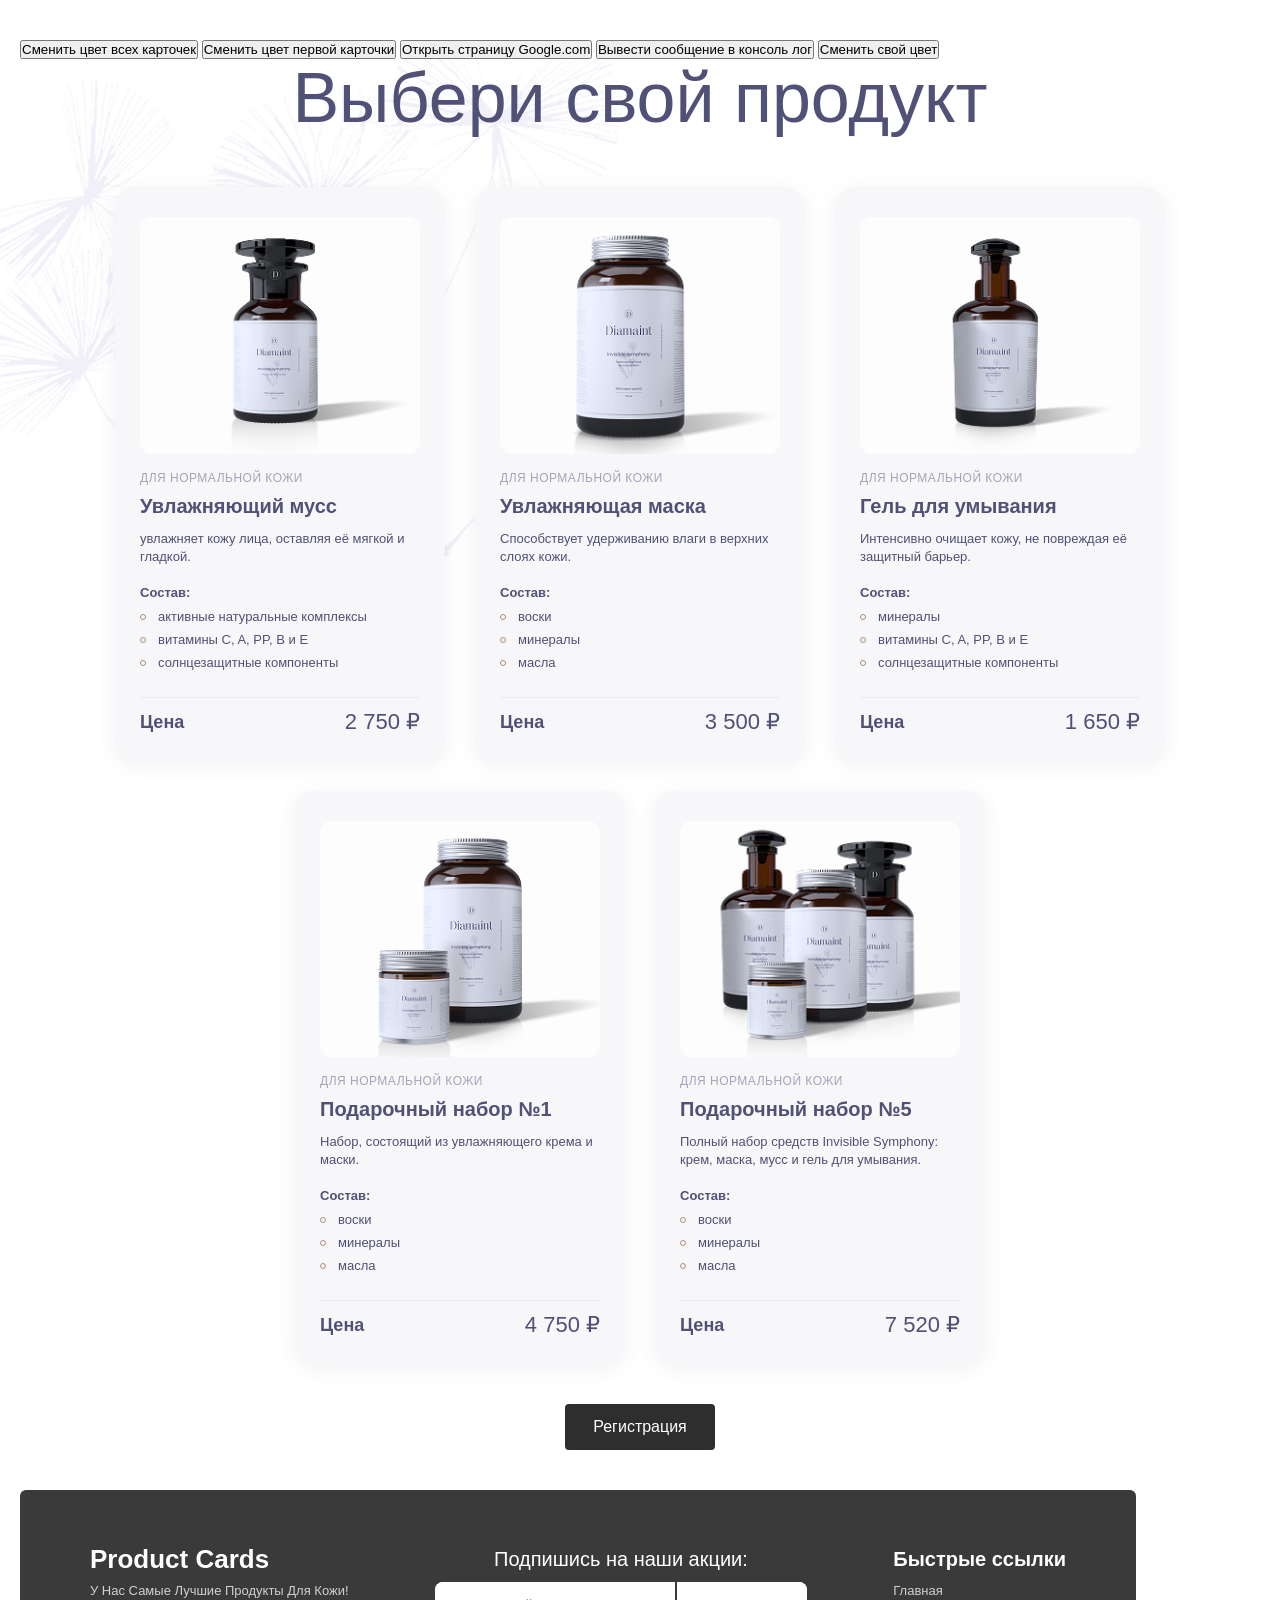
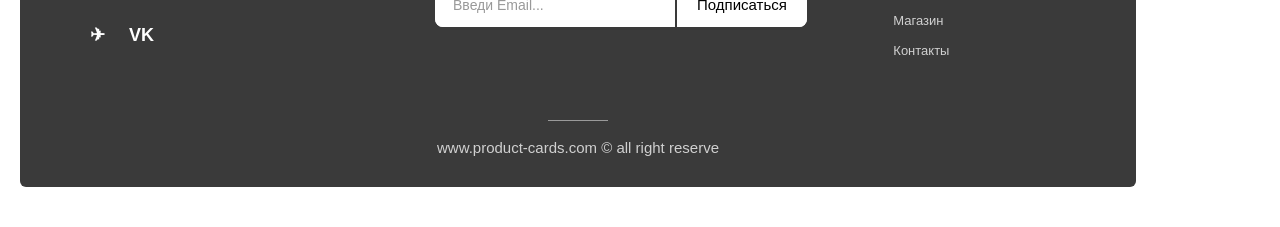
<file: index.html>
<!DOCTYPE html>
<html lang="en">
<head>
  <meta charset="UTF-8">
  <meta name="viewport" content="width=device-width, initial-scale=1.0">
  <link rel="stylesheet" href="style.css">
  <link rel="icon" type="image/jpeg" href="images/bg 1.png">
  <title>Выбери свой продукт</title>
</head>
<body>
    <button id="change-color-all-card">Сменить цвет всех карточек</button>
    <button id="change-color-first-card">Сменить цвет первой карточки</button>
    <button id="Open-google">Открыть страницу Google.com</button>
    <button id="output-console-log">Вывести сообщение в консоль лог</button>
    <button id="change-self-color">Сменить свой цвет</button>
    <main class="catalog">
        
  
            <div class="catalog__container">
                <h1 class="catalog__title">Выбери свой продукт</h1>
                <ul class="catalog__list">
                    <li class="catalog__item">
                        <img class="catalog__image" src="images/photo1.png" alt="Увлажняющий мусс">
                        <p class="catalog__application">для нормальной кожи</p>
                        <h2 class="catalog__name">Увлажняющий мусс</h2>
                        <p class="catalog__description"> увлажняет кожу лица, оставляя её мягкой и гладкой.</p>
                        <span class="catalog__composition-title">Состав:</span>
                        <ul class="catalog__composition-list">
                            <li class="catalog__composition-item">активные натуральные комплексы</li>
                            <li class="catalog__composition-item">витамины C, A, PP, B и E</li>
                            <li class="catalog__composition-item">солнцезащитные компоненты</li>
                        </ul>
                        
                        <div class="catalog__price">
                            <span class="catalog__price-title">Цена</span>
                            <span class="catalog__price-value">2 750 ₽</span>
                        </div>
                    </li>

                    <li class="catalog__item">
                        <img class="catalog__image" src="images/photo 2.png"Увлажняющая маска">
                        <p class="catalog__application">для нормальной кожи</p>
                        <h2 class="catalog__name">Увлажняющая маска</h2>
                        <p class="catalog__description">Способствует удерживанию влаги в верхних слоях кожи.</p>
                        <span class="catalog__composition-title">Состав:</span>
                        <ul class="catalog__composition-list">
                            <li class="catalog__composition-item">воски</li>
                            <li class="catalog__composition-item">минералы</li>
                            <li class="catalog__composition-item">масла</li>
                        </ul>
                        <div class="catalog__price">
                            <span class="catalog__price-title">Цена</span>
                            <span class="catalog__price-value">3 500 ₽</span>
                        </div>
                    </li>
                    
                    <li class="catalog__item">
                        <img class="catalog__image" src="images/photo 3.png" alt="Гель для умывания">
                        <p class="catalog__application">для нормальной кожи</p>
                        <h2 class="catalog__name">Гель для умывания</h2>
                        <p class="catalog__description">Интенсивно очищает кожу, не повреждая её защитный барьер.</p>
                        <span class="catalog__composition-title">Состав:</span>
                        <ul class="catalog__composition-list">
                            <li class="catalog__composition-item">минералы</li>
                            <li class="catalog__composition-item">витамины C, A, PP, B и E</li>
                            <li class="catalog__composition-item">солнцезащитные компоненты</li>
                        </ul>
                        <div class="catalog__price">
                            <span class="catalog__price-title">Цена</span>
                            <span class="catalog__price-value">1 650 ₽</span>
                        </div>
                    </li>
                    
                    <li class="catalog__item">
                        <img class="catalog__image" src="images/photo 4.png" alt="Подарочный набор №1">
                        <p class="catalog__application">для нормальной кожи</p>
                        <h2 class="catalog__name">Подарочный набор №1</h2>
                        <p class="catalog__description">Набор, состоящий из увлажняющего крема и маски.</p>
                        <span class="catalog__composition-title">Состав:</span>
                        <ul class="catalog__composition-list">
                            <li class="catalog__composition-item">воски</li>
                            <li class="catalog__composition-item">минералы</li>
                            <li class="catalog__composition-item">масла</li>
                        </ul>
                        <div class="catalog__price">
                            <span class="catalog__price-title">Цена</span>
                            <span class="catalog__price-value">4 750 ₽</span>
                        </div>
                    </li>
                    
                    <li class="catalog__item">
                        <img class="catalog__image" src="images/photo 5.png" alt="Подарочный набор №5">
                        <p class="catalog__application">для нормальной кожи</p>
                        <h2 class="catalog__name">Подарочный набор №5</h2>
                        <p class="catalog__description">Полный набор средств Invisible Symphony: крем, маска, мусс и гель для умывания.</p>
                        <span class="catalog__composition-title">Состав:</span>
                        <ul class="catalog__composition-list">
                            <li class="catalog__composition-item">воски</li>
                            <li class="catalog__composition-item">минералы</li>
                            <li class="catalog__composition-item">масла</li>
                        </ul>
                        <div class="catalog__price">
                            <span class="catalog__price-title">Цена</span>
                            <span class="catalog__price-value">7 520 ₽</span>
                        </div>
                    </li>
                </ul>
            </div>
        </main>

<div class="register-btn-wrap">
  <button id="register-btn" type="button">Регистрация</button>
</div>

<!-- ---------- Модальное окно ---------- -->
<div class="modal" id="modal">
  <div class="overlay" id="overlay">
    <div class="modal-window">
      <button class="modal-close" id="modal-close" type="button" aria-label="Закрыть">&times;</button>

      <h2>Регистрация</h2>

      <form id="register-form" novalidate>
        <div class="reg-field">
          <label for="reg-firstname">Имя</label>
          <input type="text" id="reg-firstname" name="firstname" placeholder="Введите имя" required>
        </div>

        <div class="reg-field">
          <label for="reg-lastname">Фамилия</label>
          <input type="text" id="reg-lastname" name="lastname" placeholder="Введите фамилию" required>
        </div>

        <div class="reg-field">
          <label for="reg-birthdate">Дата рождения</label>
          <input type="date" id="reg-birthdate" name="birthdate" required>
        </div>

        <div class="reg-field">
          <label for="reg-login">Логин</label>
          <input type="text" id="reg-login" name="login" placeholder="Придумайте логин" required minlength="3">
        </div>

        <div class="reg-field">
          <label for="reg-password">Пароль</label>
          <input type="password" id="reg-password" name="password" placeholder="Придумайте пароль" required minlength="6">
        </div>

        <div class="reg-field">
          <label for="reg-password-repeat">Повтор пароля</label>
          <input type="password" id="reg-password-repeat" name="passwordRepeat" placeholder="Повторите пароль" required minlength="6">
        </div>

        <div class="reg-error" id="reg-error"></div>

        <button type="submit">Зарегистрироваться</button>
      </form>
    </div>
  </div>
</div>



<footer class="footer">
            <div class="footer__container">
                <div class="footer__brand">
                    <h2 class="footer__logo">Product Cards</h2>
                    <p class="footer__slogan">У Нас Самые Лучшие Продукты Для Кожи!</p>
                <div class="footer__social">
                    <a href="#" aria-label="Telegram" class="footer__social-link">✈</a>
                    <a href="#" aria-label="ВКонтакте" class="footer__social-link">VK</a>
                </div>
            </div>

      
      <div class="footer__subscribe">
        <p class="footer__subscribe-title">Подпишись на наши акции:</p>

        <form class="subscribe-form" id="subscribe-form" action="#" method="post" novalidate>
          
          <label for="email" class="visually-hidden">Электронная почта</label>
          <input
            type="email"
            id="email"
            name="email"
            class="subscribe-form__input"
            placeholder="Введи Email..."
            required
          >
          <button type="submit" class="subscribe-form__button">Подписаться</button>
        </form>
      </div>

      
      <nav class="footer__nav" aria-label="Быстрые ссылки">
        <h3 class="footer__nav-title">Быстрые ссылки</h3>
        <ul class="footer__nav-list">
          <li><a href="#" class="footer__nav-link">Главная</a></li>
          <li><a href="#" class="footer__nav-link">Магазин</a></li>
          <li><a href="#" class="footer__nav-link">Контакты</a></li>
        </ul>
      </nav>

    </div>

    <div class="footer__bottom">
      <hr class="footer__divider">
      <p class="footer__copyright">www.product-cards.com © all right reserve</p>
    </div>
  </footer>
        <script src="main.js" type="module"></script>
        <script src="modal.js" type="module"></script>
    </body>
</html>
</file>
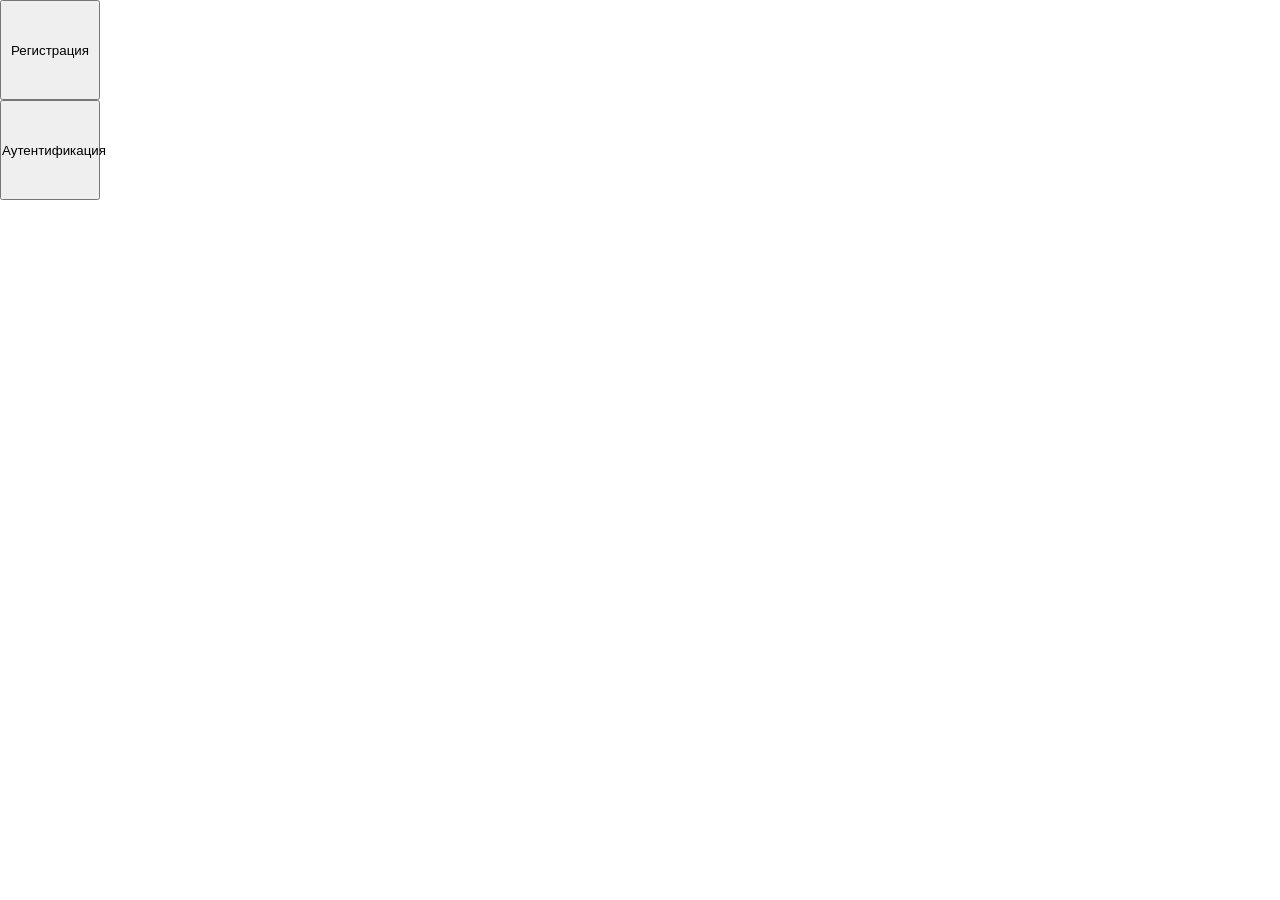
<file: homework-14/index.html>
<!DOCTYPE html>
<html lang="ru">
<head>
  <meta charset="UTF-8">
  <meta name="viewport" content="width=device-width, initial-scale=1.0">
  <title>Модальные окна</title>
  <link rel="stylesheet" href="style.css">
</head>
<body>
  <button class="button" id="registration-button">Регистрация</button>
  <button class="button" id="auth-button">Аутентификация</button>

  <div id="registration-modal" class="modal">
    <button class="modal-close-button" type="button" aria-label="Закрыть">&times;</button>
    <h2>Регистрация</h2>
    <p>Пароль</p>
    <p>Повторите пароль</p>
    <p>Логин</p>
    <p>Почта</p>
  </div>

  <div id="auth-modal" class="modal">
    <button class="modal-close-button" type="button" aria-label="Закрыть">&times;</button>
    <h2>Аутентификация</h2>
    <p>Логин</p>
    <p>Пароль</p>
  </div>

  <script type="module" src="script.js"></script>
</body>
</html>
</file>
<file: style.css>
*,
*::before,
*::after {
    margin: 0;
    padding: 0;
    box-sizing: border-box;
}

body {
    font-family: "Montserrat", sans-serif;
    font-size: 13px;
    line-height: 18px;
    color: #515076;
    background: url("images/bg\ 1.png") no-repeat top left;
    min-height: 100vh;
    padding: 40px 20px;
}

.catalog__container {
    max-width: 1200px;
    margin: 0 auto;
}

.catalog__title {
    margin-bottom: 50px;

    text-align: center;
    font-size: 70px;
    font-weight: 400;
    line-height: 78px;
}

.catalog__list {
    list-style: none;
    display: flex;
    flex-wrap: wrap;
    justify-content: center;
    gap: 30px;
}

.catalog__item {
    display: flex;
    flex-direction: column;
    width: 330px;
    padding: 30px 25px;
    background: #f7f7fa;
    border-radius: 20px;
    box-shadow: 0 4px 20px rgba(81,80,118,.08);
}

.catalog__image {
    width: 100%;
    border-radius: 12px;
    margin-bottom: 15px;
}

.catalog__application {
    margin-bottom: 6px;

    color: #a5a3b9;
    text-transform: uppercase;
    letter-spacing: .5px;
    font-size: 12px;
}

.catalog__name {
    margin-bottom: 10px;

    font-size: 20px;
    font-weight: 600;
    line-height: 27px;
}

.catalog__description {
    margin-bottom: 18px;
}

.catalog__composition-title {
    margin-bottom: 6px;

    display: block;
    font-weight: 600;
}

.catalog__composition-list {
    list-style: none;
    margin-bottom: 20px;
}

.catalog__composition-item {
    position: relative;
    padding-left: 18px;
    margin-bottom: 5px;
}

.catalog__composition-item::before {
    content: "";
    position: absolute;
    left: 0;
    top: 6px;
    width: 6px;
    height: 6px;
    border: 1px solid #B28B72;
    border-radius: 50%; 
}

.catalog__price {
    margin-top: auto;
    display: flex;
    justify-content: space-between;
    align-items: center;
    padding-top: 15px;
    border-top: 1px solid rgba(81,80,118,.08);
}

.catalog__price-title {
    font-size: 18px;
    font-weight: 700;
}

.catalog__price-value {
    font-size: 22px;
    font-weight: 400;
}

@media (max-width: 768px) {

    .catalog__title {
        font-size: 36px;
        line-height: 44px;
        margin-bottom: 30px;
    }

    .catalog__item {
        width: 100%;
        max-width: 400px;
    }

    .catalog__price {
        flex-direction: column;
        align-items: flex-start;
        gap: 5px;
    }

}




/* ---------- Кнопка регистрации на странице ---------- */
.register-btn-wrap {
  padding: 40px 60px;
  text-align: center;
}

#register-btn {
  background-color: #2e2e2e;
  color: #ffffff;
  border: none;
  padding: 14px 28px;
  font-size: 16px;
  border-radius: 4px;
  cursor: pointer;
}

#register-btn:hover {
  background-color: #444444;
}

/* ---------- Модальное окно ---------- */
.modal {
  display: none;
}

.modal.modal-showed {
  display: flex;
}

.overlay {
  position: fixed;
  top: 0;
  left: 0;
  width: 100%;
  height: 100%;
  background-color: rgba(0, 0, 0, 0.5);
  display: flex;
  justify-content: center;
  align-items: center;
  z-index: 1000;
}

.modal-window {
  background-color: #ffffff;
  color: #2e2e2e;
  width: 360px;
  max-width: 90%;
  max-height: 90vh;
  overflow-y: auto;
  border-radius: 8px;
  padding: 30px;
  position: relative;
}

.modal-close {
  position: absolute;
  top: 12px;
  right: 16px;
  background: none;
  border: none;
  font-size: 20px;
  cursor: pointer;
  color: #666666;
  line-height: 1;
}

.modal-close:hover {
  color: #000000;
}

.modal-window h2 {
  font-size: 20px;
  margin-bottom: 20px;
  text-align: center;
}

.reg-field {
  margin-bottom: 14px;
  display: flex;
  flex-direction: column;
}

.reg-field label {
  font-size: 13px;
  margin-bottom: 4px;
  color: #444444;
}

.reg-field input {
  padding: 10px 12px;
  border: 1px solid #cccccc;
  border-radius: 4px;
  font-size: 14px;
  outline: none;
}

.reg-field input:focus {
  border-color: #2e2e2e;
}

.reg-error {
  color: #b00020;
  font-size: 12px;
  min-height: 16px;
  margin-bottom: 10px;
  text-align: center;
}

#register-form button[type="submit"] {
  width: 100%;
  padding: 12px;
  background-color: #2e2e2e;
  color: #ffffff;
  border: none;
  border-radius: 4px;
  font-size: 15px;
  cursor: pointer;
  margin-top: 6px;
}

#register-form button[type="submit"]:hover {
  background-color: #444444;
}





.footer {
  width: 90%;
  max-width: 1400px;
  background-color: #3a3a3a;
  color: #ffffff;
  border-radius: 6px;
  padding: 60px 70px 30px;
}

.footer__container {
  display: flex;
  justify-content: space-between;
  gap: 40px;
  flex-wrap: wrap;
}

/* Левая колонка */
.footer__logo {
  font-size: 26px;
  margin-bottom: 14px;
}

.footer__slogan {
  color: #d0d0d0;
  margin-bottom: 26px;
}

.footer__social {
  display: flex;
  gap: 24px;
}

.footer__social-link {
  color: #ffffff;
  text-decoration: none;
  font-weight: bold;
  font-size: 18px;
}

.footer__social-link:hover {
  color: #9ecbff;
}

/* Форма подписки */
.footer__subscribe-title {
  font-size: 20px;
  margin-bottom: 14px;
  text-align: center;
}

.subscribe-form {
  display: flex;
  background-color: #ffffff;
  border-radius: 8px;
  overflow: hidden;
}

.subscribe-form__input {
  border: none;
  outline: none;
  padding: 14px 18px;
  font-size: 14px;
  width: 240px;
}

.subscribe-form__input::placeholder {
  color: #999;
}

/* красная рамка, если email невалидный */
.subscribe-form__input_invalid {
  box-shadow: inset 0 0 0 2px #e74c3c;
}

.subscribe-form__button {
  border: none;
  background-color: #ffffff;
  padding: 14px 20px;
  font-size: 15px;
  cursor: pointer;
  border-left: 2px solid #3a3a3a;
  transition: background-color 0.2s;
}

.subscribe-form__button:hover {
  background-color: #f0f0f0;
}

/* Навигация */
.footer__nav-title {
  font-size: 20px;
  margin-bottom: 14px;
}

.footer__nav-list {
  list-style: none;
  display: flex;
  flex-direction: column;
  gap: 12px;
}

.footer__nav-link {
  color: #d0d0d0;
  text-decoration: none;
}

.footer__nav-link:hover {
  color: #ffffff;
  text-decoration: underline;
}

/* Низ футера */
.footer__bottom {
  margin-top: 60px;
  text-align: center;
}

.footer__divider {
  width: 60px;
  margin: 0 auto 18px;
  border: none;
  border-top: 1px solid #9a9a9a;
}

.footer__copyright {
  color: #d0d0d0;
  font-size: 15px;
}

/* Скрытый label (для доступности, на экране не виден) */
.visually-hidden {
  position: absolute;
  width: 1px;
  height: 1px;
  overflow: hidden;
  clip: rect(0 0 0 0);
}
</file>
<file: homework-14/style.css>
* {
  margin: 0;
  padding: 0;
  box-sizing: border-box;
}

.button {
  display: block;
  width: 100px;
  height: 100px;
}

.modal-close-button {
  display: block;
  position: absolute;
  top: 10px;
  right: 10px;
  border: none;
  background-color: transparent;
  cursor: pointer;
  padding: 10px;
}

.modal {
  position: fixed;
  display: none;
  top: 50%;
  left: 50%;
  transform: translate(-50%, -50%);
  width: 60rem;
  height: 50rem;
  max-width: 90%;
  padding: 20px;
  background-color: #fff;
  border-radius: 20px;
  z-index: 101; /* выше оверлея */
}

.modal-showed {
  display: block;
}

.overlay {
  position: fixed;
  top: 0;
  left: 0;
  width: 100%;
  height: 100%;
  display: none;
  background-color: rgb(0, 0, 0, 0.6);
  z-index: 100;
}

.overlay-showed {
  display: block;
}
</file>
